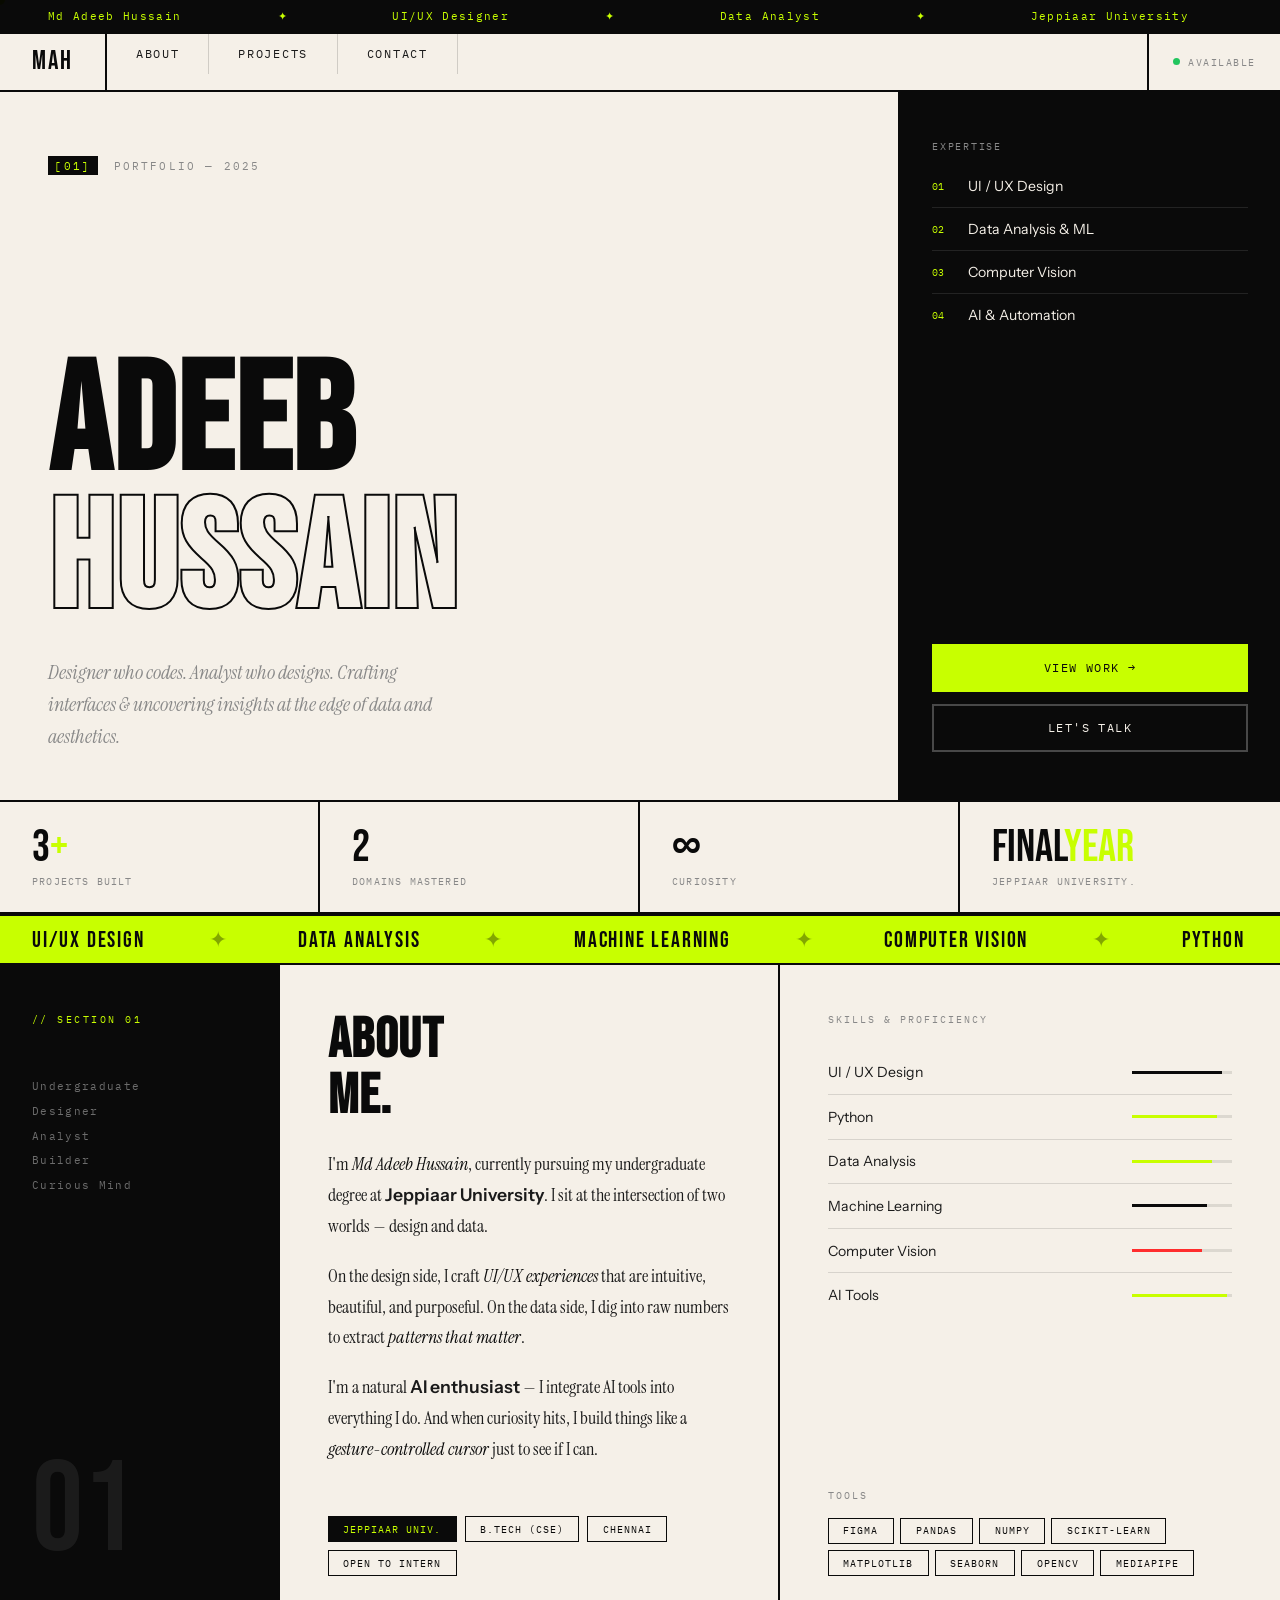
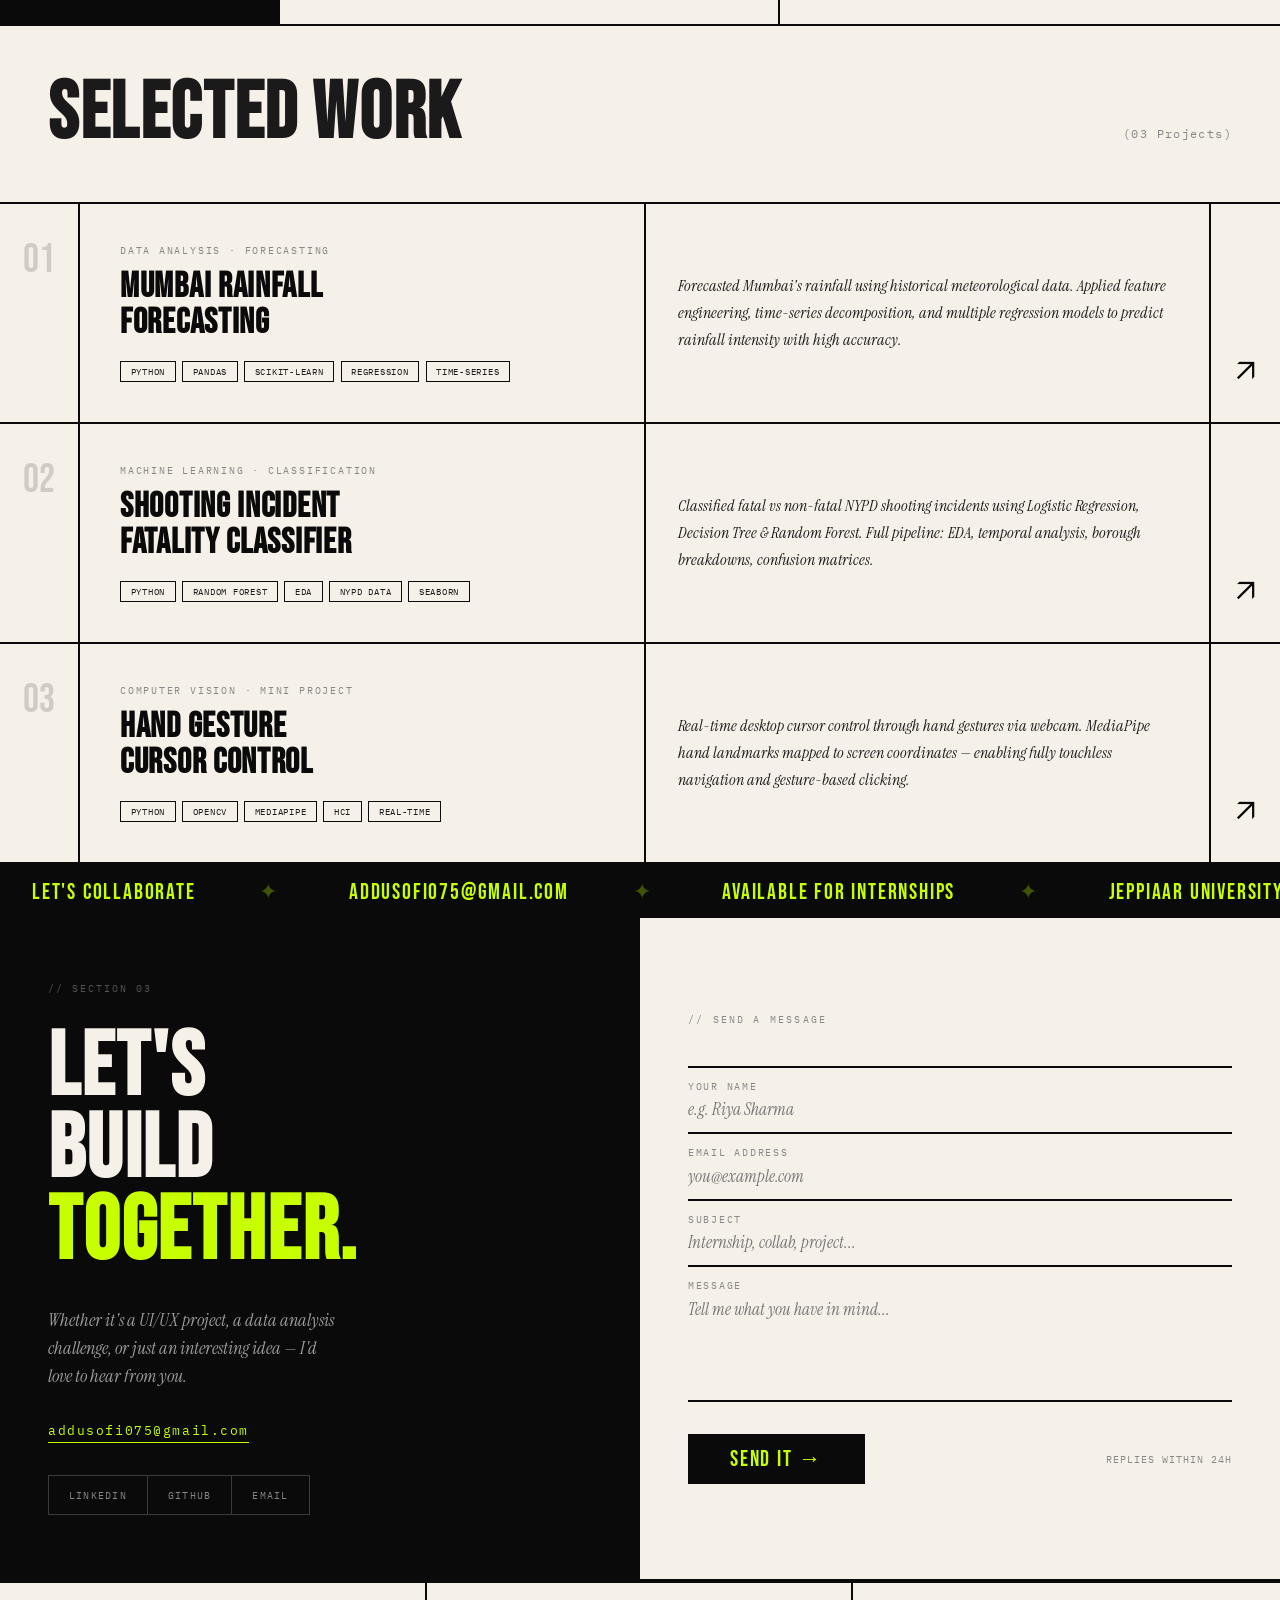
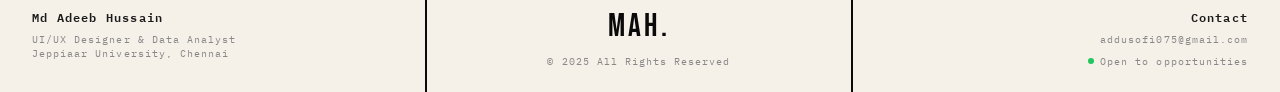
<file: index.html>
<!DOCTYPE html>
<html lang="en">
<head>
<meta charset="UTF-8"/>
<meta name="viewport" content="width=device-width,initial-scale=1.0"/>
<title>Adeeb Hussain</title>
<link rel="preconnect" href="https://fonts.googleapis.com"/>
<link rel="preconnect" href="https://fonts.gstatic.com" crossorigin/>
<link href="https://fonts.googleapis.com/css2?family=Bebas+Neue&family=Instrument+Serif:ital@0;1&family=IBM+Plex+Mono:wght@400;500;600&family=Instrument+Sans:wght@400;500;600&display=swap" rel="stylesheet"/>
<link rel="stylesheet" href="style.css"/>
</head>
<body>

<div id="dot"></div>

<!-- Ticker -->
<div class="ticker-wrap">
  <div class="ticker-inner">
    <span>Md Adeeb Hussain</span><span>✦</span>
    <span>UI/UX Designer</span><span>✦</span>
    <span>Data Analyst</span><span>✦</span>
    <span>Jeppiaar University</span><span>✦</span>
    <span>Open to Opportunities</span><span>✦</span>
    <span>Md Adeeb Hussain</span><span>✦</span>
    <span>UI/UX Designer</span><span>✦</span>
    <span>Data Analyst</span><span>✦</span>
    <span>Jeppiaar University</span><span>✦</span>
    <span>Open to Opportunities</span><span>✦</span>
  </div>
</div>

<!-- NAV -->
<nav>
  <a class="nav-logo" href="#hero">MAH</a>
  <ul class="nav-links">
    <li><a href="#about">About</a></li>
    <li><a href="#projects">Projects</a></li>
    <li><a href="#contact">Contact</a></li>
  </ul>
  <div class="nav-avail">
    <span class="avail-dot"></span> Available
  </div>
</nav>

<!-- HERO -->
<section id="hero">
  <div class="hero-main">
    <div class="hero-left">
      <div class="hero-eyebrow fade-in">Portfolio — 2025</div>
      <div>
        <h1 class="hero-name">
          <span class="filled slide-up">Adeeb</span>
          <span class="stroke slide-up delay-1">Hussain</span>
        </h1>
        <p class="hero-desc slide-up delay-2">
          Designer who codes. Analyst who designs.
          Crafting interfaces &amp; uncovering insights
          at the edge of data and aesthetics.
        </p>
      </div>
    </div>
    <div class="hero-right slide-left">
      <div>
        <div class="hero-right-label">Expertise</div>
        <ul class="expertise-list">
          <li><span class="exp-num">01</span>UI / UX Design</li>
          <li><span class="exp-num">02</span>Data Analysis &amp; ML</li>
          <li><span class="exp-num">03</span>Computer Vision</li>
          <li><span class="exp-num">04</span>AI &amp; Automation</li>
        </ul>
      </div>
      <div class="hero-cta-group">
        <a href="#projects" class="btn-lime">View Work →</a>
        <a href="#contact" class="btn-ghost">Let's Talk</a>
      </div>
    </div>
  </div>
  <div class="hero-bar">
    <div class="hero-stat slide-up"><div class="stat-n">3<span>+</span></div><div class="stat-l">Projects Built</div></div>
    <div class="hero-stat slide-up delay-1"><div class="stat-n">2</div><div class="stat-l">Domains Mastered</div></div>
    <div class="hero-stat slide-up delay-2"><div class="stat-n">∞</div><div class="stat-l">Curiosity</div></div>
    <div class="hero-stat slide-up delay-3"><div class="stat-n">final<span>year</span></div><div class="stat-l">Jeppiaar University.</div></div>
  </div>
</section>

<!-- Marquee -->
<div class="marquee-divider">
  <div class="marquee-inner">
    <span>UI/UX Design</span><span class="sep">✦</span>
    <span>Data Analysis</span><span class="sep">✦</span>
    <span>Machine Learning</span><span class="sep">✦</span>
    <span>Computer Vision</span><span class="sep">✦</span>
    <span>Python</span><span class="sep">✦</span>
    <span>Figma</span><span class="sep">✦</span>
    <span>OpenCV</span><span class="sep">✦</span>
    <span>AI Tools</span><span class="sep">✦</span>
    <span>UI/UX Design</span><span class="sep">✦</span>
    <span>Data Analysis</span><span class="sep">✦</span>
    <span>Machine Learning</span><span class="sep">✦</span>
    <span>Computer Vision</span><span class="sep">✦</span>
    <span>Python</span><span class="sep">✦</span>
    <span>Figma</span><span class="sep">✦</span>
    <span>OpenCV</span><span class="sep">✦</span>
    <span>AI Tools</span><span class="sep">✦</span>
  </div>
</div>

<!-- ABOUT -->
<section id="about">
  <div class="about-grid">
    <div class="about-index">
      <div class="section-label">// Section 01</div>
      <div>
        <p style="font-family:'IBM Plex Mono',monospace;font-size:.7rem;letter-spacing:.12em;color:rgba(255,255,255,.4);line-height:2.2">
          Undergraduate<br>Designer<br>Analyst<br>Builder<br>Curious Mind
        </p>
      </div>
      <div class="about-big-num">01</div>
    </div>
    <div class="about-text slide-up">
      <h2 class="about-heading">About<br>Me.</h2>
      <div class="about-body">
        <p>I'm <em>Md Adeeb Hussain</em>, currently pursuing my undergraduate degree at <strong>Jeppiaar University</strong>. I sit at the intersection of two worlds — design and data.</p>
        <p>On the design side, I craft <em>UI/UX experiences</em> that are intuitive, beautiful, and purposeful. On the data side, I dig into raw numbers to extract <em>patterns that matter</em>.</p>
        <p>I'm a natural <strong>AI enthusiast</strong> — I integrate AI tools into everything I do. And when curiosity hits, I build things like a <em>gesture-controlled cursor</em> just to see if I can.</p>
      </div>
      <div class="info-chips">
        <span class="chip filled">Jeppiaar Univ.</span>
        <span class="chip">B.Tech (CSE)</span>
        <span class="chip">Chennai</span>
        <span class="chip">Open to Intern</span>
      </div>
    </div>
    <div class="about-skills slide-up delay-2">
      <div>
        <div class="skills-heading">Skills &amp; Proficiency</div>
        <div class="skill-row"><span>UI / UX Design</span><div class="skill-bar-wrap"><div class="skill-bar" data-w=".90"></div></div></div>
        <div class="skill-row"><span>Python</span><div class="skill-bar-wrap"><div class="skill-bar lime" data-w=".85"></div></div></div>
        <div class="skill-row"><span>Data Analysis</span><div class="skill-bar-wrap"><div class="skill-bar lime" data-w=".80"></div></div></div>
        <div class="skill-row"><span>Machine Learning</span><div class="skill-bar-wrap"><div class="skill-bar" data-w=".75"></div></div></div>
        <div class="skill-row"><span>Computer Vision</span><div class="skill-bar-wrap"><div class="skill-bar red" data-w=".70"></div></div></div>
        <div class="skill-row"><span>AI Tools</span><div class="skill-bar-wrap"><div class="skill-bar lime" data-w=".95"></div></div></div>
      </div>
      <div style="margin-top:2rem">
        <div class="skills-heading" style="margin-bottom:1rem">Tools</div>
        <div style="display:flex;flex-wrap:wrap;gap:.4rem">
          <span class="chip">Figma</span><span class="chip">Pandas</span><span class="chip">NumPy</span>
          <span class="chip">Scikit-learn</span><span class="chip">Matplotlib</span>
          <span class="chip">Seaborn</span><span class="chip">OpenCV</span><span class="chip">MediaPipe</span>
        </div>
      </div>
    </div>
  </div>
</section>

<!-- PROJECTS -->
<section id="projects">
  <div class="projects-header">
    <h2 class="projects-title slide-up">Selected Work</h2>
    <span class="projects-count">(03 Projects)</span>
  </div>
  <div class="project-item slide-up">
    <div class="p-num">01</div>
    <div class="p-main">
      <div>
        <div class="p-category">Data Analysis · Forecasting</div>
        <h3 class="p-title">Mumbai Rainfall<br>Forecasting</h3>
      </div>
      <div class="p-tags">
        <span class="p-tag">Python</span><span class="p-tag">Pandas</span>
        <span class="p-tag">Scikit-learn</span><span class="p-tag">Regression</span><span class="p-tag">Time-Series</span>
      </div>
    </div>
    <div class="p-desc">
      <p>Forecasted Mumbai's rainfall using historical meteorological data. Applied feature engineering, time-series decomposition, and multiple regression models to predict rainfall intensity with high accuracy.</p>
    </div>
    <div class="p-arrow">↗</div>
  </div>
  <div class="project-item slide-up delay-1">
    <div class="p-num">02</div>
    <div class="p-main">
      <div>
        <div class="p-category">Machine Learning · Classification</div>
        <h3 class="p-title">Shooting Incident<br>Fatality Classifier</h3>
      </div>
      <div class="p-tags">
        <span class="p-tag">Python</span><span class="p-tag">Random Forest</span>
        <span class="p-tag">EDA</span><span class="p-tag">NYPD Data</span><span class="p-tag">Seaborn</span>
      </div>
    </div>
    <div class="p-desc">
      <p>Classified fatal vs non-fatal NYPD shooting incidents using Logistic Regression, Decision Tree &amp; Random Forest. Full pipeline: EDA, temporal analysis, borough breakdowns, confusion matrices.</p>
    </div>
    <div class="p-arrow">↗</div>
  </div>
  <div class="project-item slide-up delay-2">
    <div class="p-num">03</div>
    <div class="p-main">
      <div>
        <div class="p-category">Computer Vision · Mini Project</div>
        <h3 class="p-title">Hand Gesture<br>Cursor Control</h3>
      </div>
      <div class="p-tags">
        <span class="p-tag">Python</span><span class="p-tag">OpenCV</span>
        <span class="p-tag">MediaPipe</span><span class="p-tag">HCI</span><span class="p-tag">Real-time</span>
      </div>
    </div>
    <div class="p-desc">
      <p>Real-time desktop cursor control through hand gestures via webcam. MediaPipe hand landmarks mapped to screen coordinates — enabling fully touchless navigation and gesture-based clicking.</p>
    </div>
    <div class="p-arrow">↗</div>
  </div>
</section>

<!-- Marquee 2 -->
<div class="marquee-divider" style="background:var(--black);border-color:var(--black)">
  <div class="marquee-inner" style="color:var(--lime);animation-direction:reverse">
    <span>Let's collaborate</span><span class="sep" style="color:rgba(200,255,0,.3)">✦</span>
    <span>addusofi075@gmail.com</span><span class="sep" style="color:rgba(200,255,0,.3)">✦</span>
    <span>Available for internships</span><span class="sep" style="color:rgba(200,255,0,.3)">✦</span>
    <span>Jeppiaar University</span><span class="sep" style="color:rgba(200,255,0,.3)">✦</span>
    <span>Let's collaborate</span><span class="sep" style="color:rgba(200,255,0,.3)">✦</span>
    <span>addusofi075@gmail.com</span><span class="sep" style="color:rgba(200,255,0,.3)">✦</span>
    <span>Available for internships</span><span class="sep" style="color:rgba(200,255,0,.3)">✦</span>
    <span>Jeppiaar University</span><span class="sep" style="color:rgba(200,255,0,.3)">✦</span>
  </div>
</div>

<!-- CONTACT -->
<section id="contact">
  <div class="contact-grid">
    <div class="contact-left slide-up">
      <div>
        <p style="font-family:'IBM Plex Mono',monospace;font-size:.62rem;letter-spacing:.2em;text-transform:uppercase;color:rgba(255,255,255,.3);margin-bottom:2rem">// Section 03</p>
        <h2 class="contact-big">Let's<br>Build<br><span class="lime-word">Together.</span></h2>
        <p class="contact-sub">Whether it's a UI/UX project, a data analysis challenge, or just an interesting idea — I'd love to hear from you.</p>
      </div>
      <div>
        <a href="mailto:addusofi075@gmail.com" class="contact-email">addusofi075@gmail.com</a>
        <div class="socials">
          <a href="https://www.linkedin.com/in/adeeb-hussain-28757a28b/" class="social-btn" target="_blank">LinkedIn</a>
          <a href="https://github.com/adeebhussain-bot" class="social-btn" target="_blank">GitHub</a>
          <a href="mailto:addusofi075@gmail.com" class="social-btn">Email</a>
        </div>
      </div>
    </div>
    <div class="contact-right slide-up delay-2">
      <div class="form-section-label">// Send a Message</div>
      <div class="form">
        <div class="field"><label>Your Name</label><input type="text" placeholder="e.g. Riya Sharma"/></div>
        <div class="field"><label>Email Address</label><input type="email" placeholder="you@example.com"/></div>
        <div class="field"><label>Subject</label><input type="text" placeholder="Internship, collab, project..."/></div>
        <div class="field"><label>Message</label><textarea placeholder="Tell me what you have in mind..."></textarea></div>
      </div>
      <div class="submit-row">
        <button class="btn-submit" onclick="handleSubmit(this)">Send it →</button>
        <span class="submit-note">Replies within 24h</span>
      </div>
    </div>
  </div>
</section>

<!-- FOOTER -->
<footer>
  <div class="footer-col">
    <p class="bold" style="font-size:.75rem;margin-bottom:.3rem">Md Adeeb Hussain</p>
    <p>UI/UX Designer &amp; Data Analyst</p>
    <p>Jeppiaar University, Chennai</p>
  </div>
  <div class="footer-col footer-center">
    <div class="footer-logo">MAH.</div>
    <p style="margin-top:.5rem">© 2025 All Rights Reserved</p>
  </div>
  <div class="footer-col" style="text-align:right">
    <p class="bold" style="font-size:.75rem;margin-bottom:.3rem">Contact</p>
    <p>addusofi075@gmail.com</p>
    <p style="margin-top:.5rem;display:flex;align-items:center;justify-content:flex-end;gap:.4rem">
      <span style="width:6px;height:6px;border-radius:50%;background:#22c55e;display:inline-block;animation:blink 1.8s ease-in-out infinite"></span>
      Open to opportunities
    </p>
  </div>
</footer>

<script src="script.js"></script>
</body>
</html>
</file>
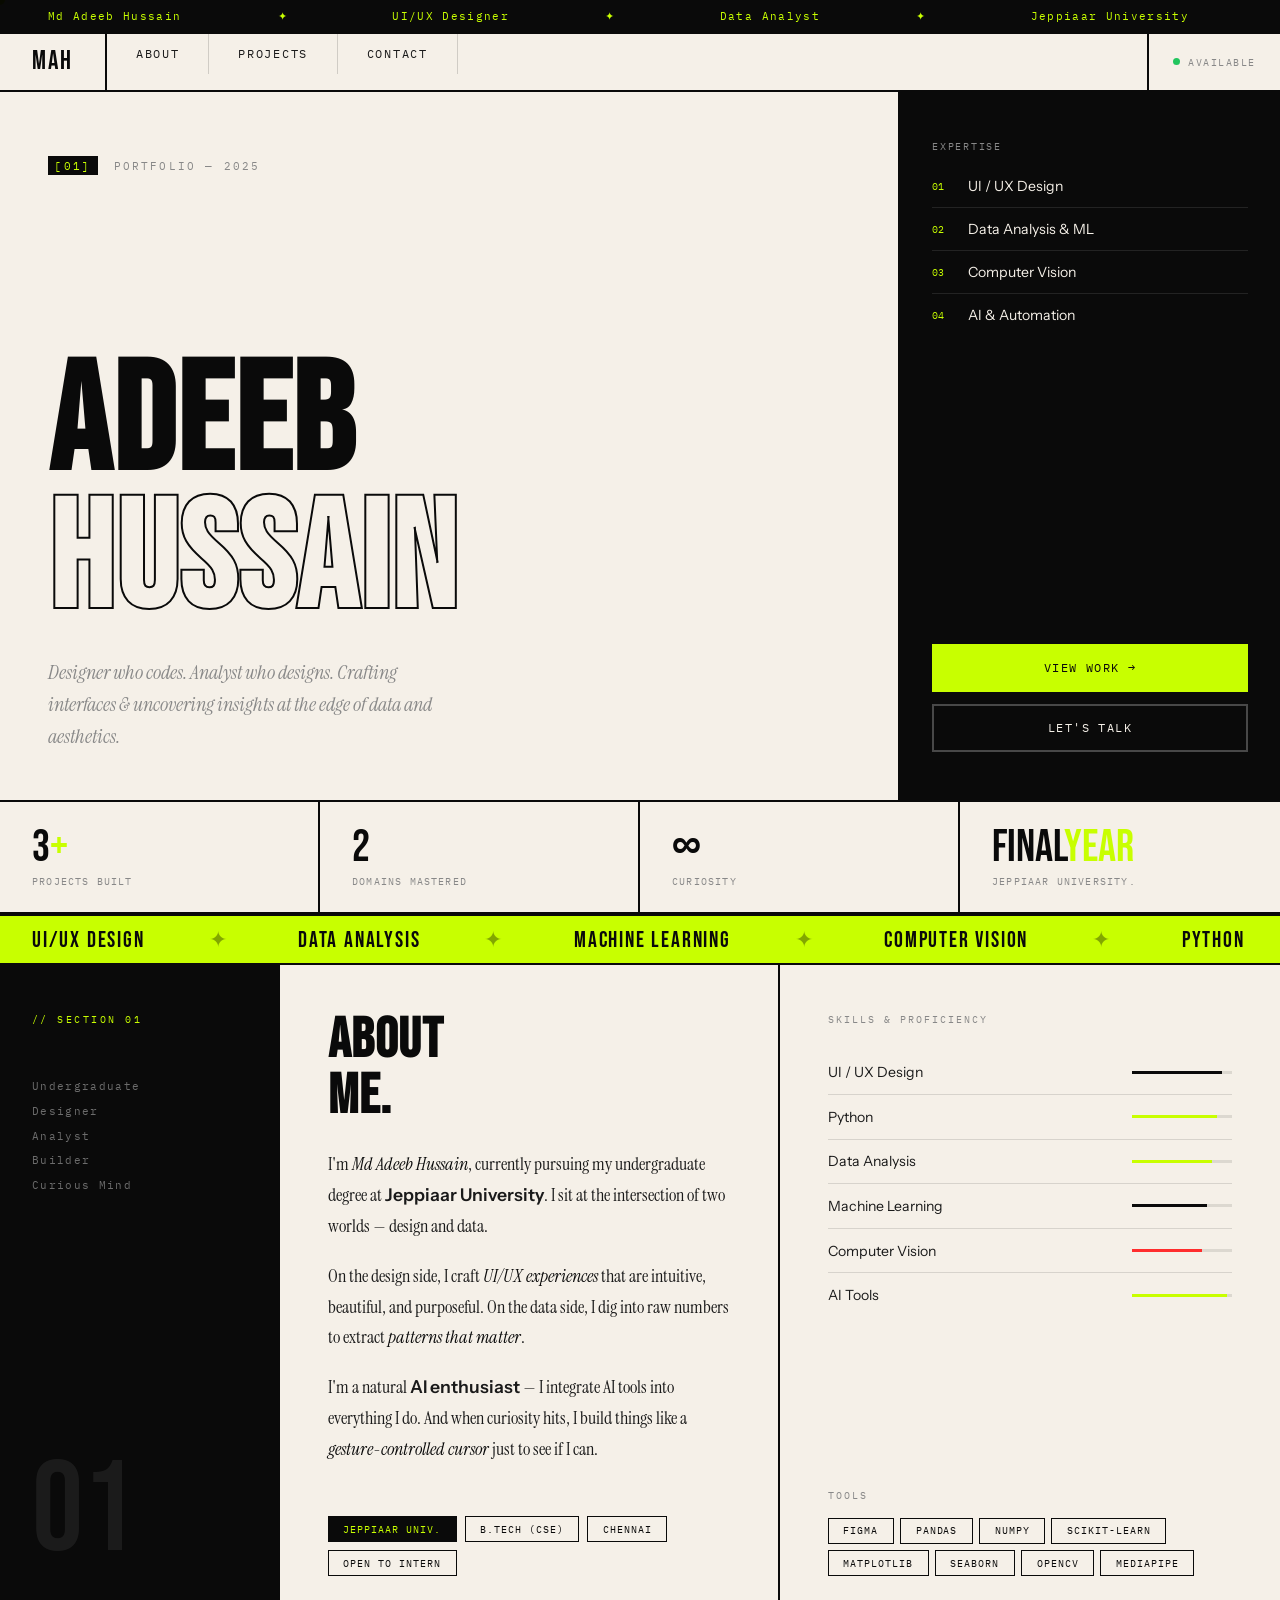
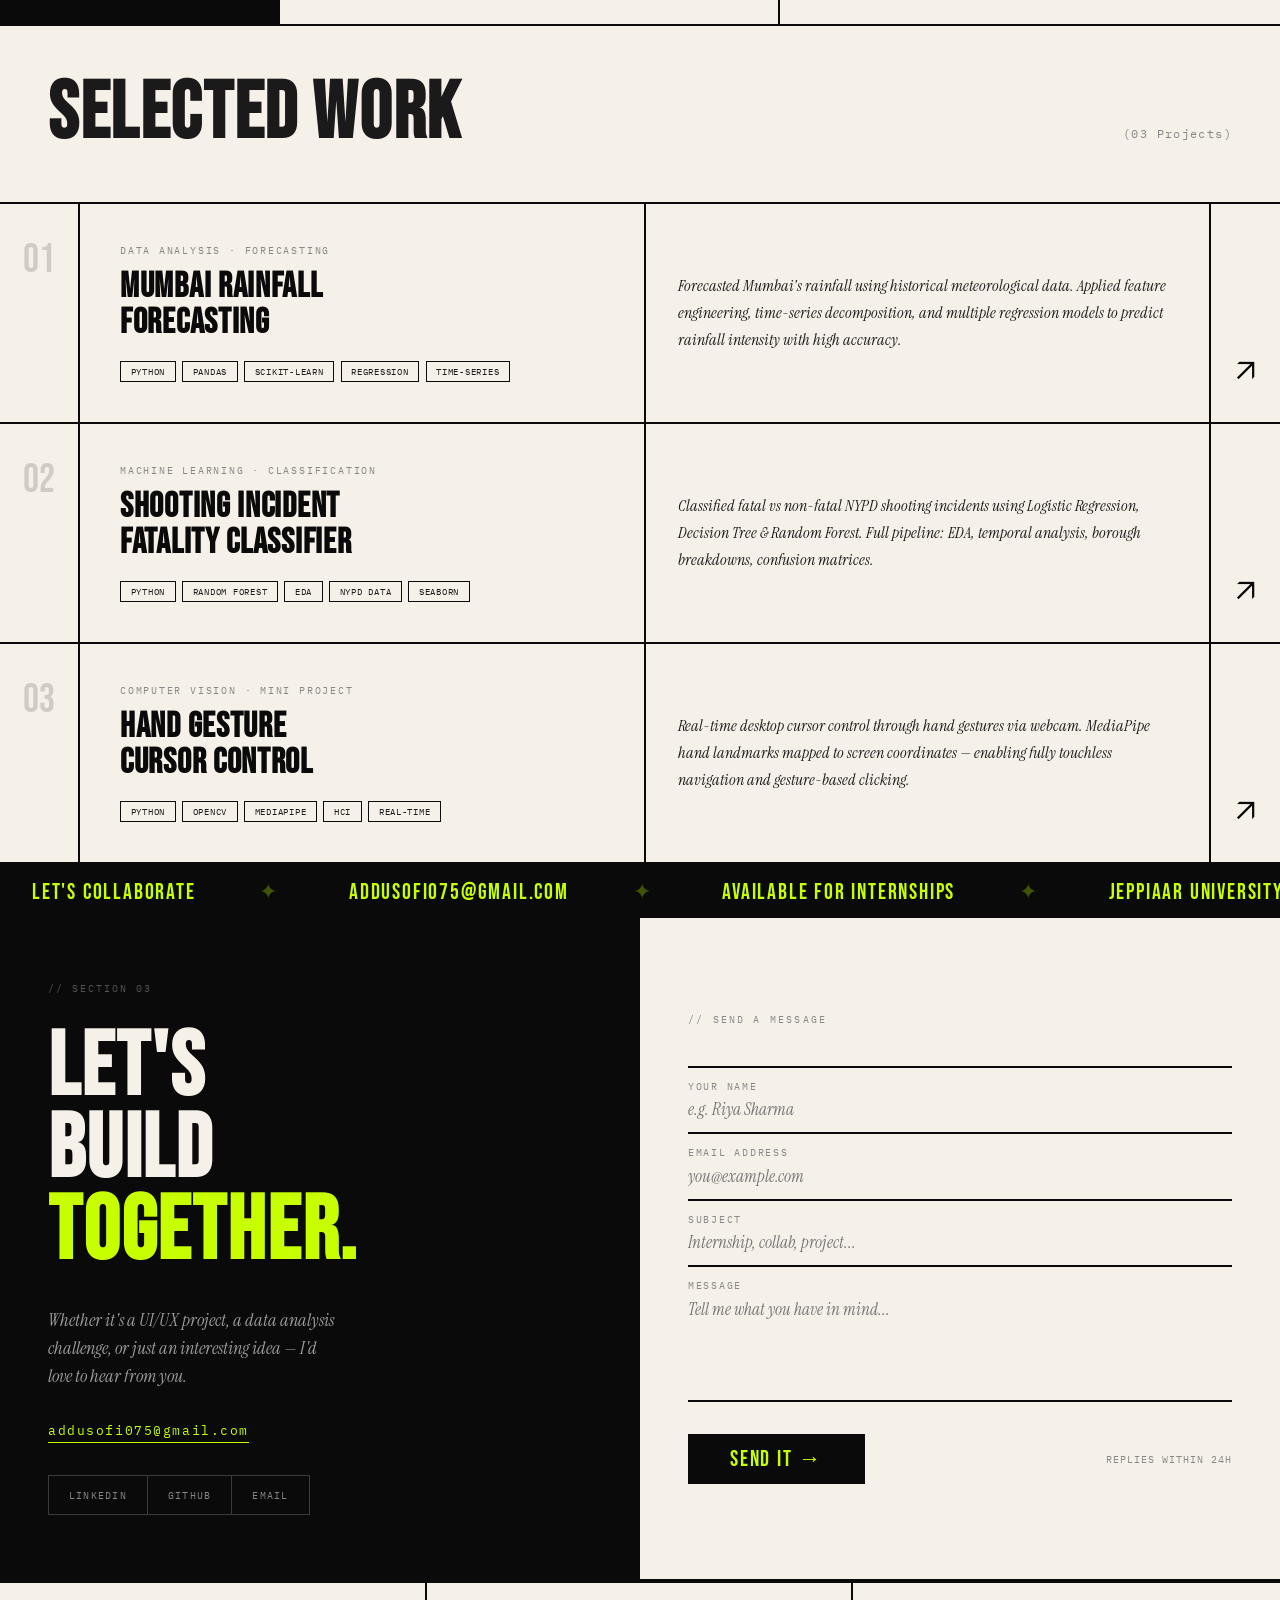
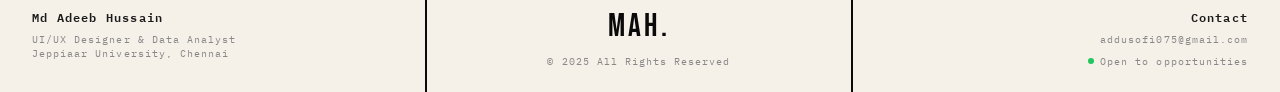
<file: proftfolio.html>
<!DOCTYPE html>
<html lang="en">
<head>
<meta charset="UTF-8"/>
<meta name="viewport" content="width=device-width,initial-scale=1.0"/>
<title>Adeeb Hussain</title>
<link rel="preconnect" href="https://fonts.googleapis.com"/>
<link rel="preconnect" href="https://fonts.gstatic.com" crossorigin/>
<link href="https://fonts.googleapis.com/css2?family=Bebas+Neue&family=Instrument+Serif:ital@0;1&family=IBM+Plex+Mono:wght@400;500;600&family=Instrument+Sans:wght@400;500;600&display=swap" rel="stylesheet"/>
<link rel="stylesheet" href="style.css"/>
</head>
<body>

<div id="dot"></div>

<!-- Ticker -->
<div class="ticker-wrap">
  <div class="ticker-inner">
    <span>Md Adeeb Hussain</span><span>✦</span>
    <span>UI/UX Designer</span><span>✦</span>
    <span>Data Analyst</span><span>✦</span>
    <span>Jeppiaar University</span><span>✦</span>
    <span>Open to Opportunities</span><span>✦</span>
    <span>Md Adeeb Hussain</span><span>✦</span>
    <span>UI/UX Designer</span><span>✦</span>
    <span>Data Analyst</span><span>✦</span>
    <span>Jeppiaar University</span><span>✦</span>
    <span>Open to Opportunities</span><span>✦</span>
  </div>
</div>

<!-- NAV -->
<nav>
  <a class="nav-logo" href="#hero">MAH</a>
  <ul class="nav-links">
    <li><a href="#about">About</a></li>
    <li><a href="#projects">Projects</a></li>
    <li><a href="#contact">Contact</a></li>
  </ul>
  <div class="nav-avail">
    <span class="avail-dot"></span> Available
  </div>
</nav>

<!-- HERO -->
<section id="hero">
  <div class="hero-main">
    <div class="hero-left">
      <div class="hero-eyebrow fade-in">Portfolio — 2025</div>
      <div>
        <h1 class="hero-name">
          <span class="filled slide-up">Adeeb</span>
          <span class="stroke slide-up delay-1">Hussain</span>
        </h1>
        <p class="hero-desc slide-up delay-2">
          Designer who codes. Analyst who designs.
          Crafting interfaces &amp; uncovering insights
          at the edge of data and aesthetics.
        </p>
      </div>
    </div>
    <div class="hero-right slide-left">
      <div>
        <div class="hero-right-label">Expertise</div>
        <ul class="expertise-list">
          <li><span class="exp-num">01</span>UI / UX Design</li>
          <li><span class="exp-num">02</span>Data Analysis &amp; ML</li>
          <li><span class="exp-num">03</span>Computer Vision</li>
          <li><span class="exp-num">04</span>AI &amp; Automation</li>
        </ul>
      </div>
      <div class="hero-cta-group">
        <a href="#projects" class="btn-lime">View Work →</a>
        <a href="#contact" class="btn-ghost">Let's Talk</a>
      </div>
    </div>
  </div>
  <div class="hero-bar">
    <div class="hero-stat slide-up"><div class="stat-n">3<span>+</span></div><div class="stat-l">Projects Built</div></div>
    <div class="hero-stat slide-up delay-1"><div class="stat-n">2</div><div class="stat-l">Domains Mastered</div></div>
    <div class="hero-stat slide-up delay-2"><div class="stat-n">∞</div><div class="stat-l">Curiosity</div></div>
    <div class="hero-stat slide-up delay-3"><div class="stat-n">final<span>year</span></div><div class="stat-l">Jeppiaar University.</div></div>
  </div>
</section>

<!-- Marquee -->
<div class="marquee-divider">
  <div class="marquee-inner">
    <span>UI/UX Design</span><span class="sep">✦</span>
    <span>Data Analysis</span><span class="sep">✦</span>
    <span>Machine Learning</span><span class="sep">✦</span>
    <span>Computer Vision</span><span class="sep">✦</span>
    <span>Python</span><span class="sep">✦</span>
    <span>Figma</span><span class="sep">✦</span>
    <span>OpenCV</span><span class="sep">✦</span>
    <span>AI Tools</span><span class="sep">✦</span>
    <span>UI/UX Design</span><span class="sep">✦</span>
    <span>Data Analysis</span><span class="sep">✦</span>
    <span>Machine Learning</span><span class="sep">✦</span>
    <span>Computer Vision</span><span class="sep">✦</span>
    <span>Python</span><span class="sep">✦</span>
    <span>Figma</span><span class="sep">✦</span>
    <span>OpenCV</span><span class="sep">✦</span>
    <span>AI Tools</span><span class="sep">✦</span>
  </div>
</div>

<!-- ABOUT -->
<section id="about">
  <div class="about-grid">
    <div class="about-index">
      <div class="section-label">// Section 01</div>
      <div>
        <p style="font-family:'IBM Plex Mono',monospace;font-size:.7rem;letter-spacing:.12em;color:rgba(255,255,255,.4);line-height:2.2">
          Undergraduate<br>Designer<br>Analyst<br>Builder<br>Curious Mind
        </p>
      </div>
      <div class="about-big-num">01</div>
    </div>
    <div class="about-text slide-up">
      <h2 class="about-heading">About<br>Me.</h2>
      <div class="about-body">
        <p>I'm <em>Md Adeeb Hussain</em>, currently pursuing my undergraduate degree at <strong>Jeppiaar University</strong>. I sit at the intersection of two worlds — design and data.</p>
        <p>On the design side, I craft <em>UI/UX experiences</em> that are intuitive, beautiful, and purposeful. On the data side, I dig into raw numbers to extract <em>patterns that matter</em>.</p>
        <p>I'm a natural <strong>AI enthusiast</strong> — I integrate AI tools into everything I do. And when curiosity hits, I build things like a <em>gesture-controlled cursor</em> just to see if I can.</p>
      </div>
      <div class="info-chips">
        <span class="chip filled">Jeppiaar Univ.</span>
        <span class="chip">B.Tech (CSE)</span>
        <span class="chip">Chennai</span>
        <span class="chip">Open to Intern</span>
      </div>
    </div>
    <div class="about-skills slide-up delay-2">
      <div>
        <div class="skills-heading">Skills &amp; Proficiency</div>
        <div class="skill-row"><span>UI / UX Design</span><div class="skill-bar-wrap"><div class="skill-bar" data-w=".90"></div></div></div>
        <div class="skill-row"><span>Python</span><div class="skill-bar-wrap"><div class="skill-bar lime" data-w=".85"></div></div></div>
        <div class="skill-row"><span>Data Analysis</span><div class="skill-bar-wrap"><div class="skill-bar lime" data-w=".80"></div></div></div>
        <div class="skill-row"><span>Machine Learning</span><div class="skill-bar-wrap"><div class="skill-bar" data-w=".75"></div></div></div>
        <div class="skill-row"><span>Computer Vision</span><div class="skill-bar-wrap"><div class="skill-bar red" data-w=".70"></div></div></div>
        <div class="skill-row"><span>AI Tools</span><div class="skill-bar-wrap"><div class="skill-bar lime" data-w=".95"></div></div></div>
      </div>
      <div style="margin-top:2rem">
        <div class="skills-heading" style="margin-bottom:1rem">Tools</div>
        <div style="display:flex;flex-wrap:wrap;gap:.4rem">
          <span class="chip">Figma</span><span class="chip">Pandas</span><span class="chip">NumPy</span>
          <span class="chip">Scikit-learn</span><span class="chip">Matplotlib</span>
          <span class="chip">Seaborn</span><span class="chip">OpenCV</span><span class="chip">MediaPipe</span>
        </div>
      </div>
    </div>
  </div>
</section>

<!-- PROJECTS -->
<section id="projects">
  <div class="projects-header">
    <h2 class="projects-title slide-up">Selected Work</h2>
    <span class="projects-count">(03 Projects)</span>
  </div>
  <div class="project-item slide-up">
    <div class="p-num">01</div>
    <div class="p-main">
      <div>
        <div class="p-category">Data Analysis · Forecasting</div>
        <h3 class="p-title">Mumbai Rainfall<br>Forecasting</h3>
      </div>
      <div class="p-tags">
        <span class="p-tag">Python</span><span class="p-tag">Pandas</span>
        <span class="p-tag">Scikit-learn</span><span class="p-tag">Regression</span><span class="p-tag">Time-Series</span>
      </div>
    </div>
    <div class="p-desc">
      <p>Forecasted Mumbai's rainfall using historical meteorological data. Applied feature engineering, time-series decomposition, and multiple regression models to predict rainfall intensity with high accuracy.</p>
    </div>
    <div class="p-arrow">↗</div>
  </div>
  <div class="project-item slide-up delay-1">
    <div class="p-num">02</div>
    <div class="p-main">
      <div>
        <div class="p-category">Machine Learning · Classification</div>
        <h3 class="p-title">Shooting Incident<br>Fatality Classifier</h3>
      </div>
      <div class="p-tags">
        <span class="p-tag">Python</span><span class="p-tag">Random Forest</span>
        <span class="p-tag">EDA</span><span class="p-tag">NYPD Data</span><span class="p-tag">Seaborn</span>
      </div>
    </div>
    <div class="p-desc">
      <p>Classified fatal vs non-fatal NYPD shooting incidents using Logistic Regression, Decision Tree &amp; Random Forest. Full pipeline: EDA, temporal analysis, borough breakdowns, confusion matrices.</p>
    </div>
    <div class="p-arrow">↗</div>
  </div>
  <div class="project-item slide-up delay-2">
    <div class="p-num">03</div>
    <div class="p-main">
      <div>
        <div class="p-category">Computer Vision · Mini Project</div>
        <h3 class="p-title">Hand Gesture<br>Cursor Control</h3>
      </div>
      <div class="p-tags">
        <span class="p-tag">Python</span><span class="p-tag">OpenCV</span>
        <span class="p-tag">MediaPipe</span><span class="p-tag">HCI</span><span class="p-tag">Real-time</span>
      </div>
    </div>
    <div class="p-desc">
      <p>Real-time desktop cursor control through hand gestures via webcam. MediaPipe hand landmarks mapped to screen coordinates — enabling fully touchless navigation and gesture-based clicking.</p>
    </div>
    <div class="p-arrow">↗</div>
  </div>
</section>

<!-- Marquee 2 -->
<div class="marquee-divider" style="background:var(--black);border-color:var(--black)">
  <div class="marquee-inner" style="color:var(--lime);animation-direction:reverse">
    <span>Let's collaborate</span><span class="sep" style="color:rgba(200,255,0,.3)">✦</span>
    <span>addusofi075@gmail.com</span><span class="sep" style="color:rgba(200,255,0,.3)">✦</span>
    <span>Available for internships</span><span class="sep" style="color:rgba(200,255,0,.3)">✦</span>
    <span>Jeppiaar University</span><span class="sep" style="color:rgba(200,255,0,.3)">✦</span>
    <span>Let's collaborate</span><span class="sep" style="color:rgba(200,255,0,.3)">✦</span>
    <span>addusofi075@gmail.com</span><span class="sep" style="color:rgba(200,255,0,.3)">✦</span>
    <span>Available for internships</span><span class="sep" style="color:rgba(200,255,0,.3)">✦</span>
    <span>Jeppiaar University</span><span class="sep" style="color:rgba(200,255,0,.3)">✦</span>
  </div>
</div>

<!-- CONTACT -->
<section id="contact">
  <div class="contact-grid">
    <div class="contact-left slide-up">
      <div>
        <p style="font-family:'IBM Plex Mono',monospace;font-size:.62rem;letter-spacing:.2em;text-transform:uppercase;color:rgba(255,255,255,.3);margin-bottom:2rem">// Section 03</p>
        <h2 class="contact-big">Let's<br>Build<br><span class="lime-word">Together.</span></h2>
        <p class="contact-sub">Whether it's a UI/UX project, a data analysis challenge, or just an interesting idea — I'd love to hear from you.</p>
      </div>
      <div>
        <a href="mailto:addusofi075@gmail.com" class="contact-email">addusofi075@gmail.com</a>
        <div class="socials">
          <a href="#" class="social-btn" onclick="return false">LinkedIn</a>
          <a href="#" class="social-btn" onclick="return false">GitHub</a>
          <a href="mailto:addusofi075@gmail.com" class="social-btn">Email</a>
        </div>
      </div>
    </div>
    <div class="contact-right slide-up delay-2">
      <div class="form-section-label">// Send a Message</div>
      <div class="form">
        <div class="field"><label>Your Name</label><input type="text" placeholder="e.g. Riya Sharma"/></div>
        <div class="field"><label>Email Address</label><input type="email" placeholder="you@example.com"/></div>
        <div class="field"><label>Subject</label><input type="text" placeholder="Internship, collab, project..."/></div>
        <div class="field"><label>Message</label><textarea placeholder="Tell me what you have in mind..."></textarea></div>
      </div>
      <div class="submit-row">
        <button class="btn-submit" onclick="handleSubmit(this)">Send it →</button>
        <span class="submit-note">Replies within 24h</span>
      </div>
    </div>
  </div>
</section>

<!-- FOOTER -->
<footer>
  <div class="footer-col">
    <p class="bold" style="font-size:.75rem;margin-bottom:.3rem">Md Adeeb Hussain</p>
    <p>UI/UX Designer &amp; Data Analyst</p>
    <p>Jeppiaar University, Chennai</p>
  </div>
  <div class="footer-col footer-center">
    <div class="footer-logo">MAH.</div>
    <p style="margin-top:.5rem">© 2025 All Rights Reserved</p>
  </div>
  <div class="footer-col" style="text-align:right">
    <p class="bold" style="font-size:.75rem;margin-bottom:.3rem">Contact</p>
    <p>addusofi075@gmail.com</p>
    <p style="margin-top:.5rem;display:flex;align-items:center;justify-content:flex-end;gap:.4rem">
      <span style="width:6px;height:6px;border-radius:50%;background:#22c55e;display:inline-block;animation:blink 1.8s ease-in-out infinite"></span>
      Open to opportunities
    </p>
  </div>
</footer>

<script src="script.js"></script>
</body>
</html>
</file>
<file: style.css>
*,*::before,*::after{box-sizing:border-box;margin:0;padding:0}
:root{
  --black:#0a0a0a;
  --white:#f5f0e8;
  --lime:#c8ff00;
  --red:#ff2d2d;
  --ink:#1a1a1a;
  --paper:#f5f0e8;
  --muted:#888;
}
html{scroll-behavior:smooth}
body{
  background:var(--paper);
  color:var(--ink);
  font-family:'Instrument Sans',sans-serif;
  overflow-x:hidden;
  cursor:none;
}

/* ── Cursor ── */
#dot{
  position:fixed;width:10px;height:10px;
  background:var(--lime);border-radius:50%;
  pointer-events:none;z-index:9999;
  transform:translate(-50%,-50%);
  transition:width .15s,height .15s,background .15s;
  mix-blend-mode:multiply;
}
#dot.big{width:60px;height:60px;background:var(--lime);opacity:.5}
#dot.click{transform:translate(-50%,-50%) scale(1.6)}

/* ── Ticker ── */
.ticker-wrap{
  background:var(--black);color:var(--lime);
  overflow:hidden;white-space:nowrap;
  padding:.55rem 0;
  font-family:'IBM Plex Mono',monospace;
  font-size:.7rem;letter-spacing:.12em;
  border-bottom:2px solid var(--black);
}
.ticker-inner{display:inline-block;animation:ticker 28s linear infinite}
.ticker-inner span{margin:0 3rem}
@keyframes ticker{from{transform:translateX(0)}to{transform:translateX(-50%)}}

/* ── NAV ── */
nav{
  position:sticky;top:0;z-index:100;
  background:var(--paper);
  border-bottom:2px solid var(--black);
  display:flex;align-items:stretch;
}
.nav-logo{
  font-family:'Bebas Neue',sans-serif;
  font-size:1.6rem;letter-spacing:.08em;
  color:var(--black);text-decoration:none;
  padding:.8rem 2rem;
  border-right:2px solid var(--black);
  display:flex;align-items:center;
  transition:background .2s,color .2s;
}
.nav-logo:hover{background:var(--black);color:var(--lime)}
.nav-links{display:flex;list-style:none;height:100%;flex:1}
.nav-links li{border-right:1px solid rgba(0,0,0,.15)}
.nav-links a{
  display:flex;align-items:center;
  padding:.8rem 1.8rem;
  font-family:'IBM Plex Mono',monospace;
  font-size:.72rem;letter-spacing:.15em;text-transform:uppercase;
  color:var(--ink);text-decoration:none;
  transition:background .2s,color .2s;
  cursor:none;height:100%;
}
.nav-links a:hover{background:var(--lime);color:var(--black)}
.nav-avail{
  padding:.8rem 1.5rem;
  border-left:2px solid var(--black);
  display:flex;align-items:center;gap:.5rem;
  font-family:'IBM Plex Mono',monospace;
  font-size:.65rem;letter-spacing:.15em;text-transform:uppercase;color:var(--muted);
}
.avail-dot{width:7px;height:7px;border-radius:50%;background:#22c55e;animation:blink 1.8s ease-in-out infinite}
@keyframes blink{0%,100%{opacity:1}50%{opacity:.3}}

/* ── HERO ── */
#hero{
  min-height:calc(100vh - 78px);
  display:grid;grid-template-rows:1fr auto;
  border-bottom:2px solid var(--black);
}
.hero-main{
  display:grid;grid-template-columns:1fr 380px;
  border-bottom:2px solid var(--black);
}
.hero-left{
  padding:4rem 3rem 3rem;
  border-right:2px solid var(--black);
  display:flex;flex-direction:column;justify-content:space-between;
}
.hero-eyebrow{
  font-family:'IBM Plex Mono',monospace;
  font-size:.68rem;letter-spacing:.2em;text-transform:uppercase;
  color:var(--muted);margin-bottom:2rem;
  display:flex;align-items:center;gap:1rem;
}
.hero-eyebrow::before{content:'[01]';color:var(--lime);background:var(--black);padding:.15rem .4rem}
.hero-name{
  font-family:'Bebas Neue',sans-serif;
  font-size:clamp(5rem,12vw,13rem);
  line-height:.9;letter-spacing:.01em;color:var(--black);
  margin-bottom:1.5rem;
}
.hero-name .stroke{-webkit-text-stroke:2px var(--black);color:transparent;display:block}
.hero-name .filled{display:block}
.hero-desc{
  font-family:'Instrument Serif',serif;font-style:italic;
  font-size:1.25rem;color:var(--muted);max-width:44ch;line-height:1.6;
}
.hero-right{
  padding:3rem 2rem;
  display:flex;flex-direction:column;justify-content:space-between;
  background:var(--black);color:var(--white);
}
.hero-right-label{
  font-family:'IBM Plex Mono',monospace;
  font-size:.62rem;letter-spacing:.18em;text-transform:uppercase;color:var(--muted);margin-bottom:1.5rem;
}
.expertise-list{list-style:none;display:flex;flex-direction:column;gap:.75rem;margin-bottom:2rem}
.expertise-list li{
  display:flex;align-items:center;gap:.75rem;
  font-family:'Instrument Sans',sans-serif;font-size:.88rem;color:var(--white);
  padding-bottom:.75rem;border-bottom:1px solid rgba(255,255,255,.1);
}
.expertise-list li:last-child{border-bottom:none}
.exp-num{font-family:'IBM Plex Mono',monospace;font-size:.62rem;color:var(--lime);width:1.5rem;flex-shrink:0}
.hero-cta-group{display:flex;flex-direction:column;gap:.75rem}
.btn-lime{
  display:block;text-align:center;background:var(--lime);color:var(--black);
  font-family:'IBM Plex Mono',monospace;font-size:.72rem;letter-spacing:.12em;text-transform:uppercase;
  padding:.9rem 1.5rem;text-decoration:none;border:2px solid var(--lime);
  transition:background .2s,color .2s;cursor:none;
}
.btn-lime:hover{background:transparent;color:var(--lime)}
.btn-ghost{
  display:block;text-align:center;background:transparent;color:var(--white);
  font-family:'IBM Plex Mono',monospace;font-size:.72rem;letter-spacing:.12em;text-transform:uppercase;
  padding:.9rem 1.5rem;text-decoration:none;border:2px solid rgba(255,255,255,.25);
  transition:border-color .2s,color .2s;cursor:none;
}
.btn-ghost:hover{border-color:var(--white)}
.hero-bar{display:grid;grid-template-columns:repeat(4,1fr)}
.hero-stat{padding:1.5rem 2rem;border-right:2px solid var(--black)}
.hero-stat:last-child{border-right:none}
.stat-n{font-family:'Bebas Neue',sans-serif;font-size:2.8rem;line-height:1;color:var(--black)}
.stat-n span{color:var(--lime)}
.stat-l{font-family:'IBM Plex Mono',monospace;font-size:.62rem;letter-spacing:.12em;text-transform:uppercase;color:var(--muted);margin-top:.3rem}

/* ── MARQUEE ── */
.marquee-divider{
  background:var(--lime);border-top:2px solid var(--black);border-bottom:2px solid var(--black);
  overflow:hidden;white-space:nowrap;padding:.6rem 0;
}
.marquee-inner{
  display:inline-block;animation:ticker 20s linear infinite;
  font-family:'Bebas Neue',sans-serif;font-size:1.4rem;letter-spacing:.08em;color:var(--black);
}
.marquee-inner span{margin:0 2rem}
.marquee-inner .sep{color:rgba(0,0,0,.35)}

/* ── ABOUT ── */
#about{border-bottom:2px solid var(--black)}
.about-grid{display:grid;grid-template-columns:280px 1fr 1fr;min-height:500px}
.about-index{
  border-right:2px solid var(--black);padding:3rem 2rem;
  background:var(--black);color:var(--white);
  display:flex;flex-direction:column;justify-content:space-between;
}
.section-label{font-family:'IBM Plex Mono',monospace;font-size:.62rem;letter-spacing:.25em;text-transform:uppercase;color:var(--lime);margin-bottom:3rem}
.about-big-num{font-family:'Bebas Neue',sans-serif;font-size:8rem;line-height:1;color:rgba(255,255,255,.07);margin-top:auto}
.about-text{padding:3rem;border-right:2px solid var(--black);display:flex;flex-direction:column;justify-content:center}
.about-heading{font-family:'Bebas Neue',sans-serif;font-size:3.5rem;line-height:1;letter-spacing:.02em;color:var(--black);margin-bottom:1.5rem}
.about-body{font-family:'Instrument Serif',serif;font-size:1.1rem;line-height:1.75;color:var(--ink)}
.about-body p{margin-bottom:1.2rem}
.about-body em{font-style:italic;color:var(--black);font-weight:500}
.about-body strong{font-style:normal;font-family:'Instrument Sans',sans-serif;font-weight:600}
.about-skills{padding:3rem;display:flex;flex-direction:column;justify-content:space-between}
.skills-heading{font-family:'IBM Plex Mono',monospace;font-size:.62rem;letter-spacing:.2em;text-transform:uppercase;color:var(--muted);margin-bottom:1.5rem}
.skill-row{
  display:flex;justify-content:space-between;align-items:center;
  padding:.8rem 0;border-bottom:1px solid rgba(0,0,0,.12);
  font-family:'Instrument Sans',sans-serif;font-size:.88rem;color:var(--ink);
}
.skill-row:last-child{border-bottom:none}
.skill-bar-wrap{width:100px;height:3px;background:rgba(0,0,0,.1);overflow:hidden}
.skill-bar{height:100%;background:var(--black);transform:scaleX(0);transform-origin:left;transition:transform 1.2s cubic-bezier(.77,0,.18,1)}
.skill-bar.lime{background:var(--lime)}
.skill-bar.red{background:var(--red)}
.info-chips{display:flex;flex-wrap:wrap;gap:.5rem;margin-top:2rem}
.chip{
  padding:.35rem .9rem;border:1.5px solid var(--black);
  font-family:'IBM Plex Mono',monospace;font-size:.62rem;letter-spacing:.1em;text-transform:uppercase;
  color:var(--black);transition:background .2s;
}
.chip:hover{background:var(--lime)}
.chip.filled{background:var(--black);color:var(--lime)}

/* ── PROJECTS ── */
#projects{border-bottom:2px solid var(--black)}
.projects-header{
  padding:3rem;border-bottom:2px solid var(--black);
  display:flex;align-items:baseline;justify-content:space-between;
}
.projects-title{font-family:'Bebas Neue',sans-serif;font-size:5rem;line-height:1;letter-spacing:.02em}
.projects-count{font-family:'IBM Plex Mono',monospace;font-size:.72rem;color:var(--muted);letter-spacing:.12em}
.project-item{
  display:grid;grid-template-columns:80px 1fr 1fr auto;
  align-items:stretch;border-bottom:2px solid var(--black);min-height:220px;
  position:relative;overflow:hidden;
}
.project-item::after{
  content:'';position:absolute;inset:0;background:var(--lime);
  transform:scaleX(0);transform-origin:left;
  transition:transform .4s cubic-bezier(.77,0,.18,1);z-index:0;
}
.project-item:hover::after{transform:scaleX(1)}
.project-item>*{position:relative;z-index:1}
.p-num{
  border-right:2px solid var(--black);
  display:flex;align-items:flex-start;justify-content:center;
  padding:2rem .5rem;
  font-family:'Bebas Neue',sans-serif;font-size:2.5rem;color:rgba(0,0,0,.15);
  transition:color .25s;
}
.project-item:hover .p-num{color:rgba(0,0,0,.5)}
.p-main{
  padding:2.5rem 2rem 2.5rem 2.5rem;border-right:2px solid var(--black);
  display:flex;flex-direction:column;justify-content:space-between;
}
.p-category{
  font-family:'IBM Plex Mono',monospace;font-size:.62rem;letter-spacing:.18em;text-transform:uppercase;
  color:var(--muted);margin-bottom:.75rem;transition:color .25s;
}
.project-item:hover .p-category{color:var(--black)}
.p-title{font-family:'Bebas Neue',sans-serif;font-size:2.2rem;line-height:1;letter-spacing:.02em;color:var(--black);margin-bottom:1rem}
.p-tags{display:flex;flex-wrap:wrap;gap:.4rem}
.p-tag{padding:.2rem .6rem;border:1.5px solid var(--black);font-family:'IBM Plex Mono',monospace;font-size:.58rem;letter-spacing:.08em;text-transform:uppercase}
.p-desc{padding:2.5rem 2rem;border-right:2px solid var(--black);display:flex;align-items:center}
.p-desc p{font-family:'Instrument Serif',serif;font-style:italic;font-size:.98rem;line-height:1.7;color:var(--ink)}
.project-item:hover .p-desc p{color:var(--black)}
.p-arrow{padding:2rem 1.5rem;display:flex;align-items:flex-end;justify-content:flex-end;font-size:2rem;color:var(--black);transition:transform .25s}
.project-item:hover .p-arrow{transform:translate(4px,-4px)}

/* ── CONTACT ── */
#contact{border-bottom:2px solid var(--black)}
.contact-grid{display:grid;grid-template-columns:1fr 1fr;min-height:600px}
.contact-left{
  background:var(--black);color:var(--white);padding:4rem 3rem;
  border-right:2px solid var(--black);display:flex;flex-direction:column;justify-content:space-between;
}
.contact-big{font-family:'Bebas Neue',sans-serif;font-size:clamp(4rem,7vw,7rem);line-height:.92;letter-spacing:.02em}
.contact-big .lime-word{color:var(--lime)}
.contact-sub{font-family:'Instrument Serif',serif;font-style:italic;font-size:1.1rem;color:rgba(255,255,255,.6);margin-top:2rem;max-width:36ch;line-height:1.6}
.contact-email{display:inline-block;font-family:'IBM Plex Mono',monospace;font-size:.82rem;letter-spacing:.12em;color:var(--lime);text-decoration:none;border-bottom:1px solid var(--lime);padding-bottom:.2rem;margin-top:2rem;transition:opacity .2s}
.contact-email:hover{opacity:.7}
.socials{display:flex;gap:0;margin-top:2rem}
.social-btn{
  padding:.75rem 1.25rem;border:1.5px solid rgba(255,255,255,.2);border-right:none;
  font-family:'IBM Plex Mono',monospace;font-size:.65rem;letter-spacing:.12em;text-transform:uppercase;
  color:rgba(255,255,255,.5);text-decoration:none;
  transition:background .2s,color .2s,border-color .2s;cursor:none;
}
.social-btn:last-child{border-right:1.5px solid rgba(255,255,255,.2)}
.social-btn:hover{background:var(--lime);color:var(--black);border-color:var(--lime)}
.contact-right{padding:4rem 3rem;display:flex;flex-direction:column;justify-content:center}
.form-section-label{font-family:'IBM Plex Mono',monospace;font-size:.62rem;letter-spacing:.22em;text-transform:uppercase;color:var(--muted);margin-bottom:2.5rem}
.form{display:flex;flex-direction:column;gap:0}
.field{display:flex;flex-direction:column;border-bottom:2px solid var(--black);padding:.75rem 0;position:relative}
.field:first-of-type{border-top:2px solid var(--black)}
.field label{font-family:'IBM Plex Mono',monospace;font-size:.6rem;letter-spacing:.18em;text-transform:uppercase;color:var(--muted);margin-bottom:.35rem}
.field input,.field textarea{background:transparent;border:none;outline:none;font-family:'Instrument Serif',serif;font-style:italic;font-size:1.05rem;color:var(--ink);resize:none;cursor:none}
.field textarea{height:90px}
.field::after{content:'';position:absolute;bottom:-2px;left:0;width:0;height:2px;background:var(--lime);transition:width .4s cubic-bezier(.77,0,.18,1)}
.field:focus-within::after{width:100%}
.submit-row{margin-top:2rem;display:flex;align-items:center;justify-content:space-between}
.btn-submit{
  font-family:'Bebas Neue',sans-serif;font-size:1.4rem;letter-spacing:.08em;
  background:var(--black);color:var(--lime);border:2px solid var(--black);
  padding:.6rem 2.5rem;cursor:none;transition:background .2s,color .2s;
}
.btn-submit:hover{background:var(--lime);color:var(--black)}
.submit-note{font-family:'IBM Plex Mono',monospace;font-size:.62rem;letter-spacing:.1em;text-transform:uppercase;color:var(--muted)}

/* ── FOOTER ── */
footer{display:grid;grid-template-columns:1fr 1fr 1fr;border-top:2px solid var(--black)}
.footer-col{padding:1.5rem 2rem;border-right:2px solid var(--black)}
.footer-col:last-child{border-right:none}
.footer-col p{font-family:'IBM Plex Mono',monospace;font-size:.65rem;letter-spacing:.1em;color:var(--muted)}
.footer-col .bold{color:var(--ink);font-weight:600}
.footer-center{text-align:center;display:flex;flex-direction:column;align-items:center;justify-content:center}
.footer-logo{font-family:'Bebas Neue',sans-serif;font-size:2rem;letter-spacing:.1em;color:var(--black)}

/* ── ANIMATIONS ── */
.slide-up{opacity:0;transform:translateY(50px);transition:opacity .8s cubic-bezier(.22,1,.36,1),transform .8s cubic-bezier(.22,1,.36,1)}
.slide-up.in{opacity:1;transform:translateY(0)}
.slide-left{opacity:0;transform:translateX(-40px);transition:opacity .8s cubic-bezier(.22,1,.36,1),transform .8s cubic-bezier(.22,1,.36,1)}
.slide-left.in{opacity:1;transform:translateX(0)}
.fade-in{opacity:0;transition:opacity 1s ease}
.fade-in.in{opacity:1}
.delay-1{transition-delay:.1s}
.delay-2{transition-delay:.2s}
.delay-3{transition-delay:.3s}
.delay-4{transition-delay:.4s}

@media(max-width:900px){
  .hero-main{grid-template-columns:1fr}
  .hero-right{display:none}
  .hero-bar{grid-template-columns:1fr 1fr}
  .hero-stat:nth-child(2){border-right:none}
  .hero-stat:nth-child(3){border-top:2px solid var(--black)}
  .about-grid{grid-template-columns:1fr}
  .about-index{display:none}
  .about-skills{border-top:2px solid var(--black)}
  .project-item{grid-template-columns:50px 1fr auto;min-height:auto}
  .p-desc{display:none}
  .contact-grid{grid-template-columns:1fr}
  .contact-left{border-right:none;border-bottom:2px solid var(--black)}
  footer{grid-template-columns:1fr}
  .footer-col{border-right:none;border-bottom:2px solid var(--black)}
  .footer-col:last-child{border-bottom:none}
  .nav-avail{display:none}
}
</file>
